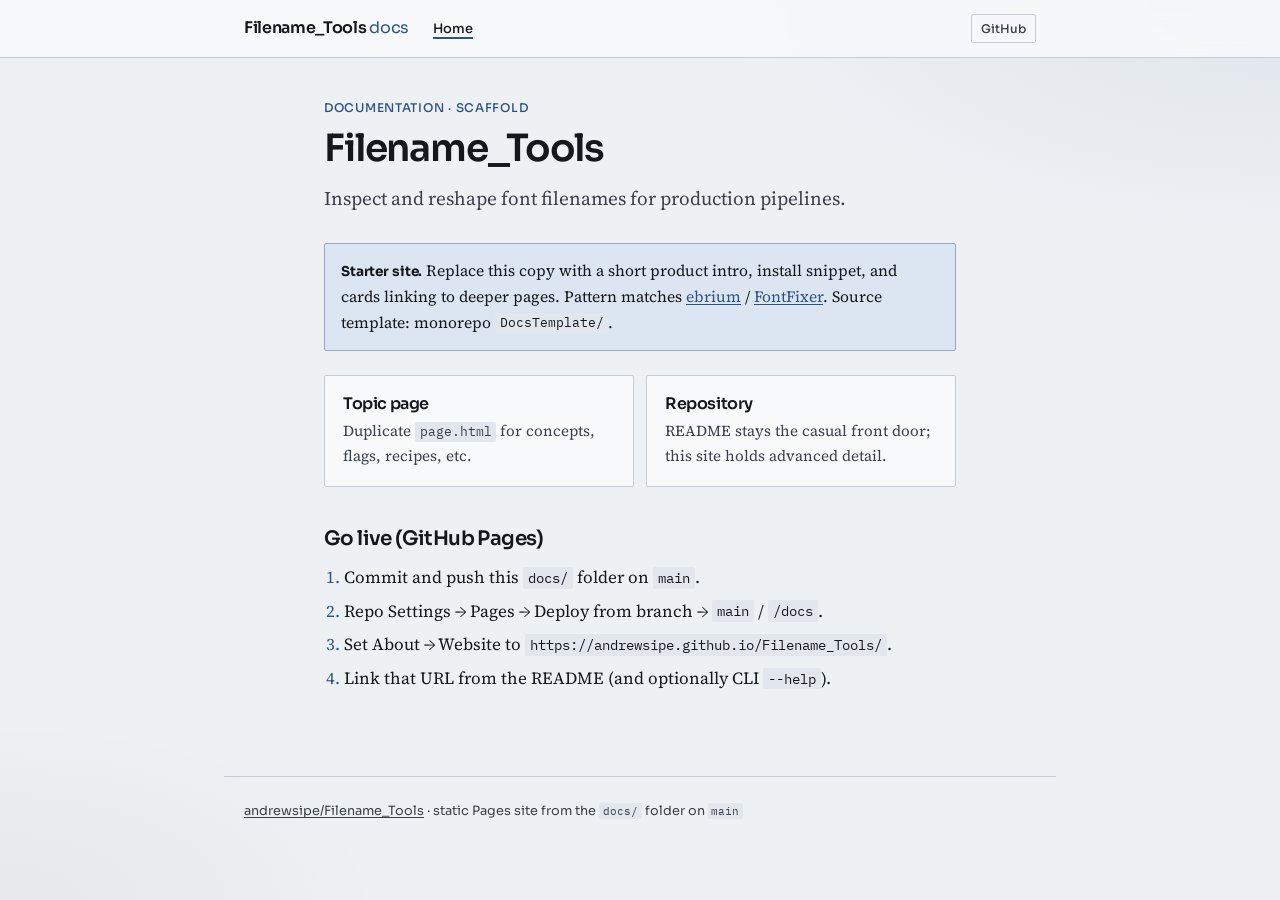
<file: docs/index.html>
<!DOCTYPE html>
<html lang="en">
<head>
  <meta charset="utf-8" />
  <meta name="viewport" content="width=device-width, initial-scale=1" />
  <title>Filename_Tools docs</title>
  <meta name="description" content="Inspect and reshape font filenames for production pipelines." />
  <link rel="preconnect" href="https://fonts.googleapis.com" />
  <link rel="preconnect" href="https://fonts.gstatic.com" crossorigin />
  <link href="https://fonts.googleapis.com/css2?family=IBM+Plex+Mono:wght@400;500&family=Sora:wght@400;500;600&family=Source+Serif+4:opsz,wght@8..60,400;8..60,600&display=swap" rel="stylesheet" />
  <link rel="stylesheet" href="styles.css" />
</head>
<body>
  <header class="site-header">
    <div class="site-header-inner">
      <a class="brand" href="index.html">Filename_Tools <span>docs</span></a>
      <nav class="nav" aria-label="Primary">
        <a href="index.html" aria-current="page">Home</a>
        <!-- Add pages as you write them, e.g. concepts.html, flags.html -->
      </nav>
      <a class="github-link" href="https://github.com/andrewsipe/Filename_Tools">GitHub</a>
    </div>
  </header>

  <main>
    <p class="meta">Documentation · scaffold</p>
    <h1>Filename_Tools</h1>
    <p class="lede">Inspect and reshape font filenames for production pipelines.</p>

    <div class="callout">
      <strong>Starter site.</strong> Replace this copy with a short product intro,
      install snippet, and cards linking to deeper pages. Pattern matches
      <a href="https://andrewsipe.github.io/ebrium/">ebrium</a> /
      <a href="https://andrewsipe.github.io/FontFixer/">FontFixer</a>.
      Source template: monorepo <code>DocsTemplate/</code>.
    </div>

    <div class="card-grid">
      <a class="card" href="page.html">
        <h2>Topic page</h2>
        <p>Duplicate <code>page.html</code> for concepts, flags, recipes, etc.</p>
      </a>
      <a class="card" href="https://github.com/andrewsipe/Filename_Tools">
        <h2>Repository</h2>
        <p>README stays the casual front door; this site holds advanced detail.</p>
      </a>
    </div>

    <h2>Go live (GitHub Pages)</h2>
    <ol>
      <li>Commit and push this <code>docs/</code> folder on <code>main</code>.</li>
      <li>Repo Settings → Pages → Deploy from branch → <code>main</code> / <code>/docs</code>.</li>
      <li>Set About → Website to <code>https://andrewsipe.github.io/Filename_Tools/</code>.</li>
      <li>Link that URL from the README (and optionally CLI <code>--help</code>).</li>
    </ol>
  </main>

  <footer class="site-footer">
    <a href="https://github.com/andrewsipe/Filename_Tools">andrewsipe/Filename_Tools</a>
    · static Pages site from the <code>docs/</code> folder on <code>main</code>
  </footer>
</body>
</html>
</file>
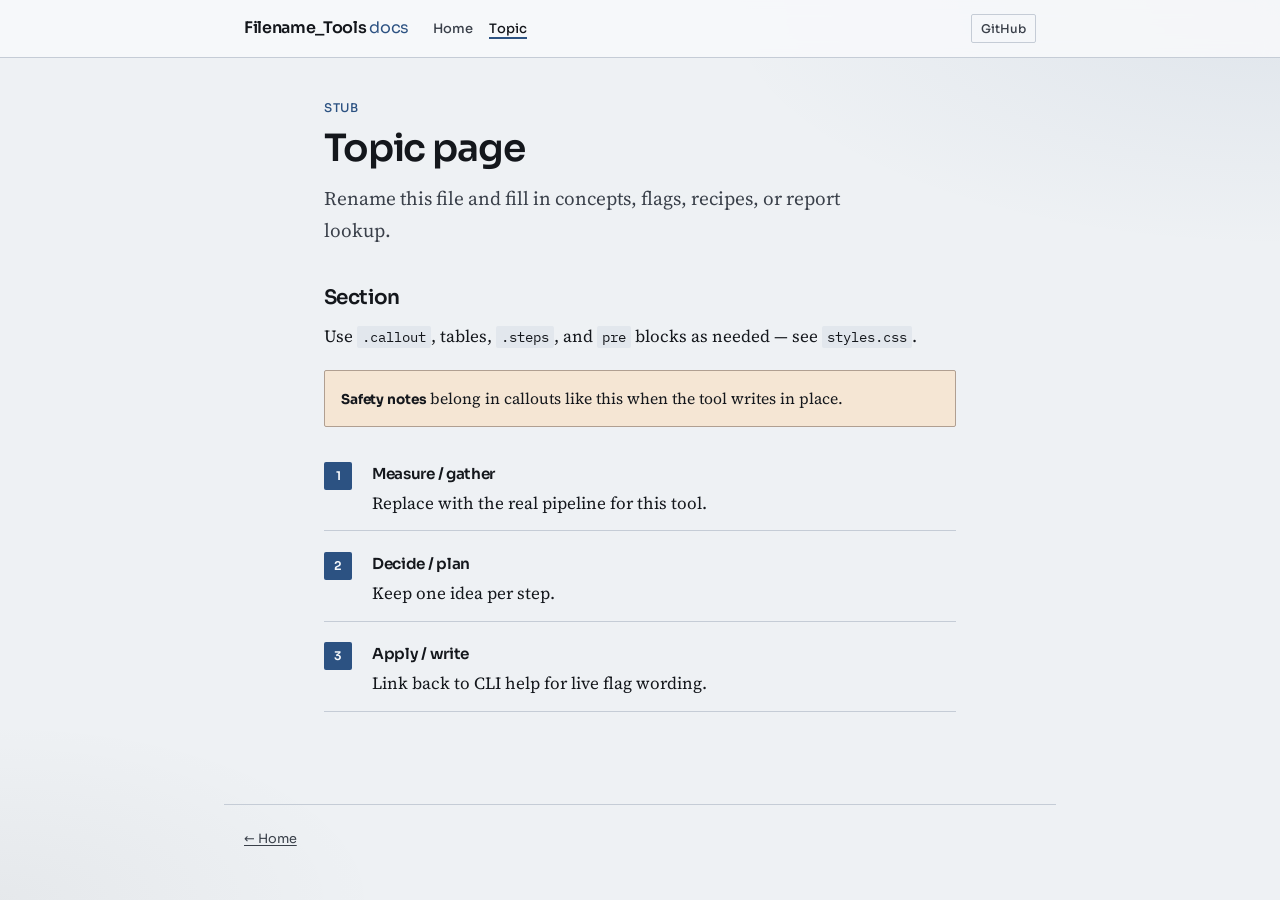
<file: docs/page.html>
<!DOCTYPE html>
<html lang="en">
<head>
  <meta charset="utf-8" />
  <meta name="viewport" content="width=device-width, initial-scale=1" />
  <title>Topic · Filename_Tools</title>
  <link rel="preconnect" href="https://fonts.googleapis.com" />
  <link rel="preconnect" href="https://fonts.gstatic.com" crossorigin />
  <link href="https://fonts.googleapis.com/css2?family=IBM+Plex+Mono:wght@400;500&family=Sora:wght@400;500;600&family=Source+Serif+4:opsz,wght@8..60,400;8..60,600&display=swap" rel="stylesheet" />
  <link rel="stylesheet" href="styles.css" />
</head>
<body>
  <header class="site-header">
    <div class="site-header-inner">
      <a class="brand" href="index.html">Filename_Tools <span>docs</span></a>
      <nav class="nav" aria-label="Primary">
        <a href="index.html">Home</a>
        <a href="page.html" aria-current="page">Topic</a>
      </nav>
      <a class="github-link" href="https://github.com/andrewsipe/Filename_Tools">GitHub</a>
    </div>
  </header>

  <main>
    <p class="meta">Stub</p>
    <h1>Topic page</h1>
    <p class="lede">Rename this file and fill in concepts, flags, recipes, or report lookup.</p>

    <h2>Section</h2>
    <p>Use <code>.callout</code>, tables, <code>.steps</code>, and <code>pre</code> blocks as needed — see <code>styles.css</code>.</p>

    <div class="callout warn">
      <strong>Safety notes</strong> belong in callouts like this when the tool writes in place.
    </div>

    <ol class="steps">
      <li>
        <span class="term">Measure / gather</span>
        Replace with the real pipeline for this tool.
      </li>
      <li>
        <span class="term">Decide / plan</span>
        Keep one idea per step.
      </li>
      <li>
        <span class="term">Apply / write</span>
        Link back to CLI help for live flag wording.
      </li>
    </ol>
  </main>

  <footer class="site-footer">
    <a href="index.html">← Home</a>
  </footer>
</body>
</html>
</file>
<file: docs/styles.css>
/* Good Font Scripts — shared product docs stylesheet.
   Customize the four theme tokens below per product; leave the rest alone. */

:root {
  /* —— theme (edit these) —— */
  --accent: #2c5282;
  --accent-soft: #dce6f2;
  --accent-rgb: 44, 82, 130; /* R, G, B for the hero glow */

  /* —— shared chrome —— */
  --ink: #14171c;
  --ink-soft: #3a404a;
  --paper: #eef1f4;
  --paper-raised: #f7f9fb;
  --rule: #c5ccd6;
  --rule-strong: #8b95a5;
  --warn: #8a4b12;
  --warn-bg: #f5e6d4;
  --code-bg: #e2e7ed;
  --mono: "IBM Plex Mono", ui-monospace, monospace;
  --sans: "Sora", system-ui, sans-serif;
  --serif: "Source Serif 4", Georgia, serif;
  --max: 42rem;
  --wide: 52rem;
}

*,
*::before,
*::after {
  box-sizing: border-box;
}

html {
  scroll-behavior: smooth;
}

body {
  margin: 0;
  min-height: 100vh;
  color: var(--ink);
  background:
    radial-gradient(
      ellipse 80% 50% at 100% 0%,
      rgba(var(--accent-rgb), 0.08),
      transparent 55%
    ),
    radial-gradient(
      ellipse 60% 40% at 0% 100%,
      rgba(20, 23, 28, 0.04),
      transparent 50%
    ),
    var(--paper);
  font-family: var(--serif);
  font-size: 1.0625rem;
  line-height: 1.65;
  -webkit-font-smoothing: antialiased;
}

a {
  color: var(--accent);
  text-underline-offset: 0.15em;
}

a:hover {
  color: var(--ink);
}

.site-header {
  position: sticky;
  top: 0;
  z-index: 20;
  border-bottom: 1px solid var(--rule);
  background: color-mix(in srgb, var(--paper-raised) 88%, transparent);
  backdrop-filter: blur(10px);
}

.site-header-inner {
  max-width: var(--wide);
  margin: 0 auto;
  padding: 0.85rem 1.25rem;
  display: flex;
  flex-wrap: wrap;
  align-items: baseline;
  gap: 0.75rem 1.5rem;
}

.brand {
  font-family: var(--sans);
  font-weight: 600;
  font-size: 1rem;
  letter-spacing: -0.02em;
  color: var(--ink);
  text-decoration: none;
}

.brand span {
  color: var(--accent);
  font-weight: 400;
}

.nav {
  display: flex;
  flex-wrap: wrap;
  gap: 0.35rem 1rem;
  font-family: var(--sans);
  font-size: 0.8125rem;
  font-weight: 500;
  letter-spacing: 0.01em;
}

.nav a {
  color: var(--ink-soft);
  text-decoration: none;
}

.nav a:hover,
.nav a[aria-current="page"] {
  color: var(--ink);
}

.nav a[aria-current="page"] {
  box-shadow: inset 0 -2px 0 var(--accent);
}

.github-link {
  margin-left: auto;
  font-family: var(--sans);
  font-size: 0.75rem;
  font-weight: 500;
  color: var(--ink-soft);
  text-decoration: none;
  border: 1px solid var(--rule);
  padding: 0.25rem 0.55rem;
  border-radius: 2px;
}

.github-link:hover {
  border-color: var(--ink);
  color: var(--ink);
}

main {
  max-width: var(--max);
  margin: 0 auto;
  padding: 2.5rem 1.25rem 4rem;
}

main.wide {
  max-width: var(--wide);
}

h1,
h2,
h3 {
  font-family: var(--sans);
  font-weight: 600;
  letter-spacing: -0.03em;
  line-height: 1.2;
  color: var(--ink);
}

h1 {
  font-size: clamp(1.85rem, 4vw, 2.35rem);
  margin: 0 0 0.75rem;
}

h2 {
  font-size: 1.25rem;
  margin: 2.5rem 0 0.75rem;
  padding-top: 0.5rem;
  border-top: 1px solid var(--rule);
}

h2:first-of-type {
  border-top: none;
  padding-top: 0;
}

h3 {
  font-size: 1.05rem;
  margin: 1.75rem 0 0.5rem;
}

.lede {
  font-size: 1.2rem;
  color: var(--ink-soft);
  margin: 0 0 1.75rem;
  max-width: 36rem;
}

.meta {
  font-family: var(--sans);
  font-size: 0.75rem;
  font-weight: 500;
  letter-spacing: 0.06em;
  text-transform: uppercase;
  color: var(--accent);
  margin: 0 0 0.5rem;
}

p {
  margin: 0 0 1rem;
}

ul,
ol {
  margin: 0 0 1.25rem;
  padding-left: 1.25rem;
}

li {
  margin-bottom: 0.35rem;
}

li::marker {
  color: var(--accent);
}

.card-grid {
  display: grid;
  gap: 0.75rem;
  margin: 1.5rem 0 2rem;
}

@media (min-width: 640px) {
  .card-grid {
    grid-template-columns: 1fr 1fr;
  }
}

.card {
  display: block;
  padding: 1.1rem 1.15rem;
  background: var(--paper-raised);
  border: 1px solid var(--rule);
  border-radius: 2px;
  text-decoration: none;
  color: inherit;
  transition: border-color 0.15s ease, transform 0.15s ease;
}

.card:hover {
  border-color: var(--accent);
  transform: translateY(-1px);
  color: inherit;
}

.card h2 {
  font-size: 1rem;
  margin: 0 0 0.35rem;
  border: none;
  padding: 0;
}

.card p {
  margin: 0;
  font-size: 0.95rem;
  color: var(--ink-soft);
}

.callout {
  margin: 1.25rem 0;
  padding: 0.9rem 1rem;
  background: var(--accent-soft);
  border: 1px solid color-mix(in srgb, var(--accent) 28%, var(--rule));
  border-radius: 2px;
  font-size: 0.98rem;
}

.callout.warn {
  background: var(--warn-bg);
  border-color: color-mix(in srgb, var(--warn) 35%, var(--rule));
}

.callout strong {
  font-family: var(--sans);
  font-size: 0.85rem;
  letter-spacing: -0.01em;
}

code,
kbd {
  font-family: var(--mono);
  font-size: 0.84em;
  background: var(--code-bg);
  padding: 0.1em 0.35em;
  border-radius: 2px;
}

pre {
  margin: 1rem 0 1.5rem;
  padding: 1rem 1.1rem;
  overflow-x: auto;
  background: var(--ink);
  color: #e8ecef;
  border-radius: 2px;
  font-family: var(--mono);
  font-size: 0.8rem;
  line-height: 1.55;
}

pre code {
  background: none;
  padding: 0;
  color: inherit;
  font-size: inherit;
}

table {
  width: 100%;
  border-collapse: collapse;
  margin: 1rem 0 1.5rem;
  font-size: 0.95rem;
}

th,
td {
  text-align: left;
  vertical-align: top;
  padding: 0.55rem 0.65rem;
  border-bottom: 1px solid var(--rule);
}

th {
  font-family: var(--sans);
  font-size: 0.72rem;
  font-weight: 600;
  letter-spacing: 0.04em;
  text-transform: uppercase;
  color: var(--ink-soft);
  border-bottom-color: var(--rule-strong);
}

td code {
  white-space: nowrap;
}

.term {
  font-family: var(--sans);
  font-weight: 600;
  font-size: 0.95rem;
  letter-spacing: -0.02em;
}

.site-footer {
  max-width: var(--wide);
  margin: 0 auto;
  padding: 1.5rem 1.25rem 2.5rem;
  border-top: 1px solid var(--rule);
  font-family: var(--sans);
  font-size: 0.8rem;
  color: var(--ink-soft);
}

.site-footer a {
  color: var(--ink-soft);
}

.steps {
  counter-reset: step;
  list-style: none;
  padding: 0;
  margin: 1.25rem 0 1.75rem;
}

.steps li {
  counter-increment: step;
  position: relative;
  padding: 0.85rem 0 0.85rem 3rem;
  border-bottom: 1px solid var(--rule);
}

.steps li::before {
  content: counter(step);
  position: absolute;
  left: 0;
  top: 0.95rem;
  width: 1.75rem;
  height: 1.75rem;
  display: flex;
  align-items: center;
  justify-content: center;
  font-family: var(--sans);
  font-size: 0.75rem;
  font-weight: 600;
  color: var(--paper-raised);
  background: var(--accent);
  border-radius: 2px;
}

.steps .term {
  display: block;
  margin-bottom: 0.2rem;
}

.report-sample {
  font-family: var(--mono);
  font-size: 0.78rem;
  line-height: 1.6;
  background: var(--ink);
  color: #c8d0d8;
  padding: 1.1rem 1.2rem;
  border-radius: 2px;
  overflow-x: auto;
  margin: 1rem 0 1.5rem;
  white-space: pre;
}

.report-sample .hi {
  color: #7ec8c3;
}

.report-sample .warn-line {
  color: #e0a86a;
}

.report-sample .ok {
  color: #8fbc8f;
}
</file>
